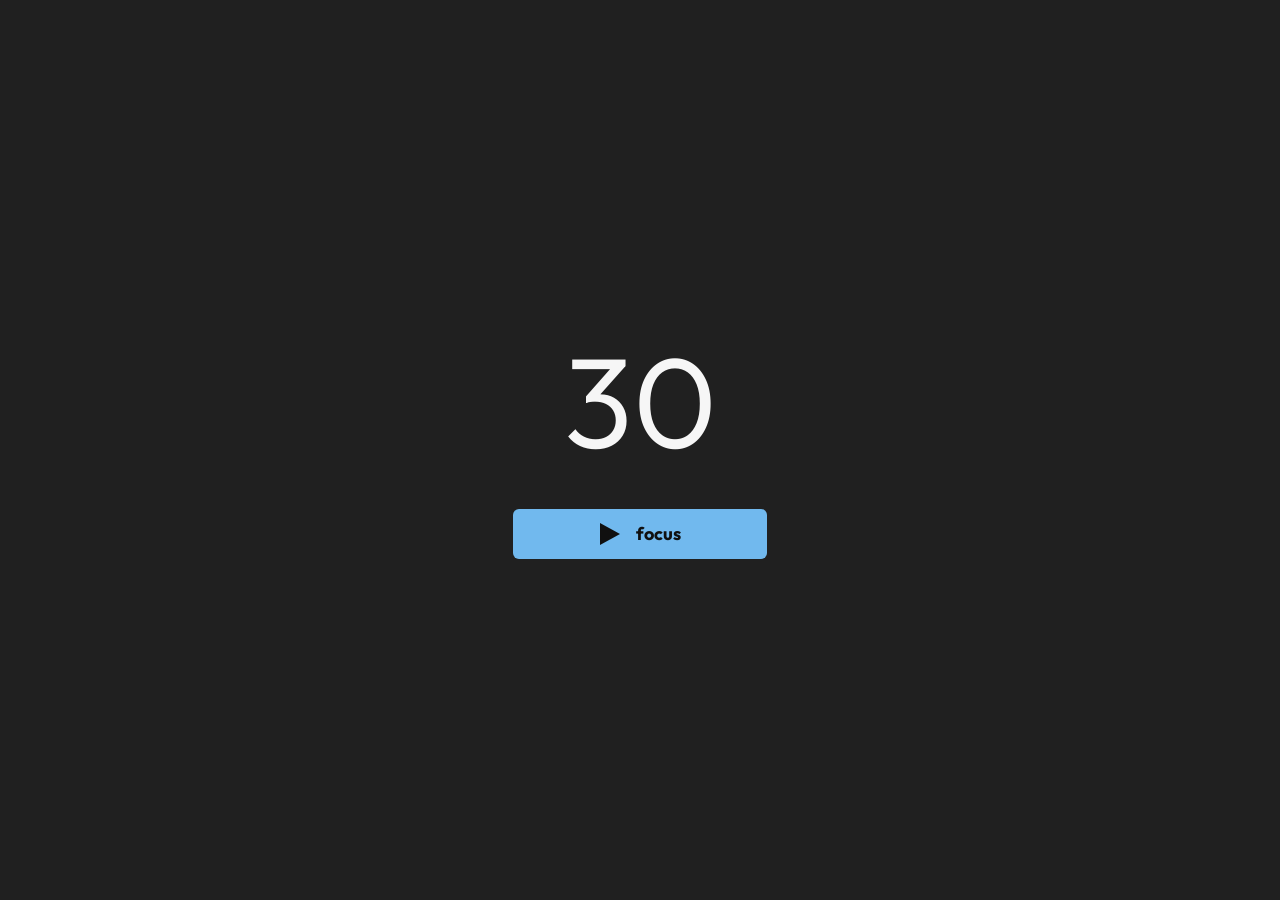
<file: index.html>
<!DOCTYPE html>
<html lang="en">
<head>
  <meta charset="UTF-8">
  <meta name="viewport" content="width=device-width, initial-scale=1.0">
  <title>focus</title>
  <link rel="icon" href="assets/favicon.svg" type="image/svg+xml">
  <link rel="preconnect" href="https://fonts.googleapis.com">
  <link rel="preconnect" href="https://fonts.gstatic.com" crossorigin>
  <link href="https://fonts.googleapis.com/css2?family=Outfit:wght@300;400;500;600;700&display=swap" rel="stylesheet">
  <link rel="stylesheet" href="styles.css">
  <script src="script.js" defer></script>
</head>
<body>
  <main class="app-shell" aria-label="Pomodoro focus app">
    <div class="top-row timer-only">
      <section class="focus-card" aria-label="Focus session">
        <div class="focus-content">
          <div class="duration-picker" aria-label="Focus session duration">
            <div class="duration-value">
              <input class="minutes" id="durationMinutes" type="number" min="1" max="180" step="1" value="30" aria-label="Focus duration in minutes">
            </div>
          </div>

          <button class="start-button" id="startButton">
            <span class="play-icon" aria-hidden="true"></span>
            <span>focus</span>
          </button>

          <div class="session-panel" id="sessionPanel" hidden>
            <div class="session-sphere" aria-hidden="true">
              <canvas id="sessionSphere" width="260" height="260"></canvas>
            </div>
          </div>
        </div>
      </section>
    </div>
  </main>
</body>
</html>
</file>
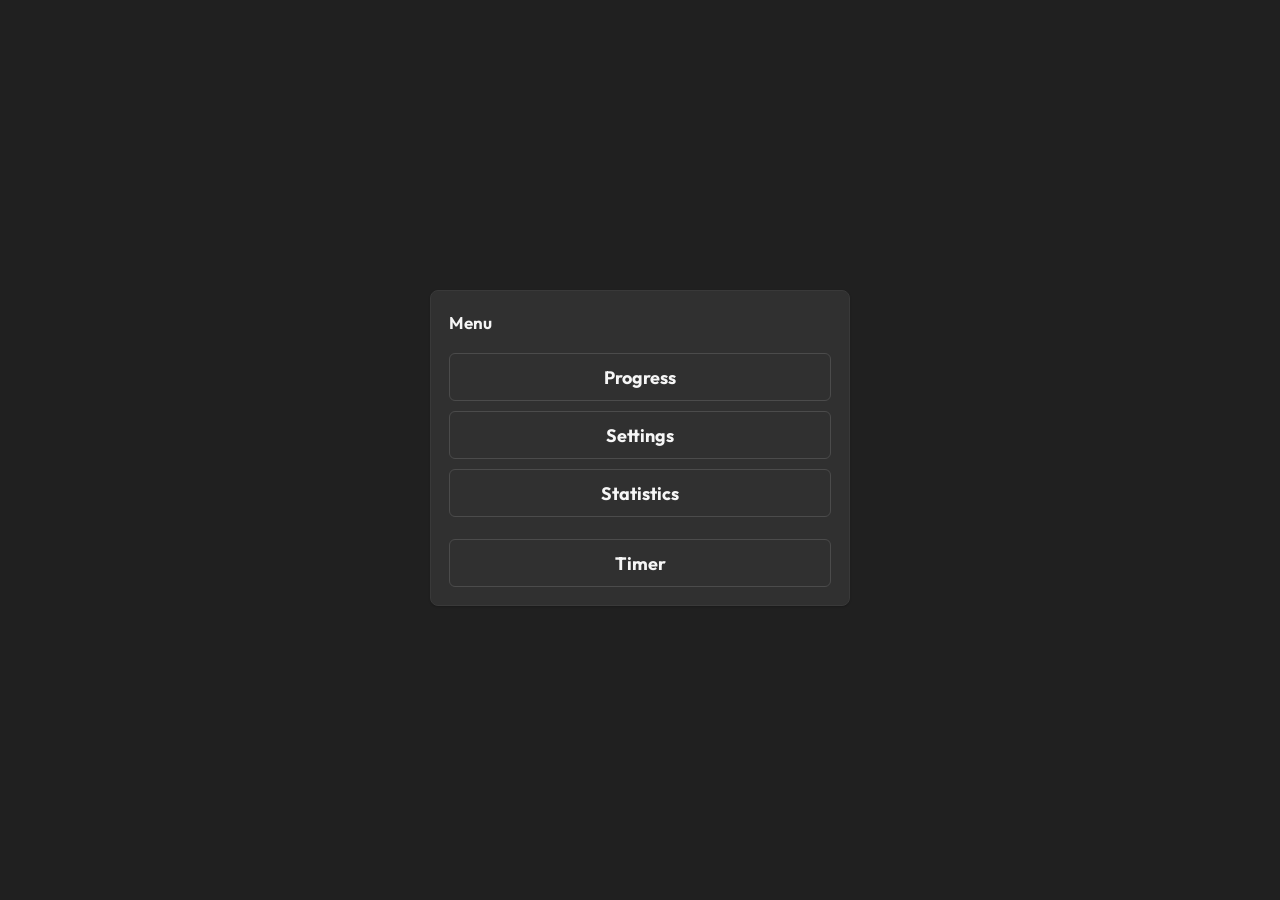
<file: menu.html>
<!DOCTYPE html>
<html lang="en">
<head>
  <meta charset="UTF-8">
  <meta name="viewport" content="width=device-width, initial-scale=1.0">
  <title>Clock Menu</title>
  <link rel="icon" href="assets/favicon.svg" type="image/svg+xml">
  <link rel="preconnect" href="https://fonts.googleapis.com">
  <link rel="preconnect" href="https://fonts.gstatic.com" crossorigin>
  <link href="https://fonts.googleapis.com/css2?family=Outfit:wght@300;400;500;600;700&display=swap" rel="stylesheet">
  <link rel="stylesheet" href="styles.css">
  <script src="script.js" defer></script>
</head>
<body>
  <main class="app-shell" aria-label="Pomodoro menu">
    <section class="menu-card" aria-labelledby="menu-heading">
      <div class="section-header">
        <h1 id="menu-heading">Menu</h1>
      </div>

      <nav class="menu-actions" aria-label="App pages">
        <a class="nav-button menu-button" href="progress.html">Progress</a>
        <a class="nav-button menu-button" href="settings.html">Settings</a>
        <a class="nav-button menu-button" href="stats.html">Statistics</a>
        <a class="nav-button menu-button timer-menu-button" href="index.html">Timer</a>
      </nav>
    </section>
  </main>
</body>
</html>
</file>
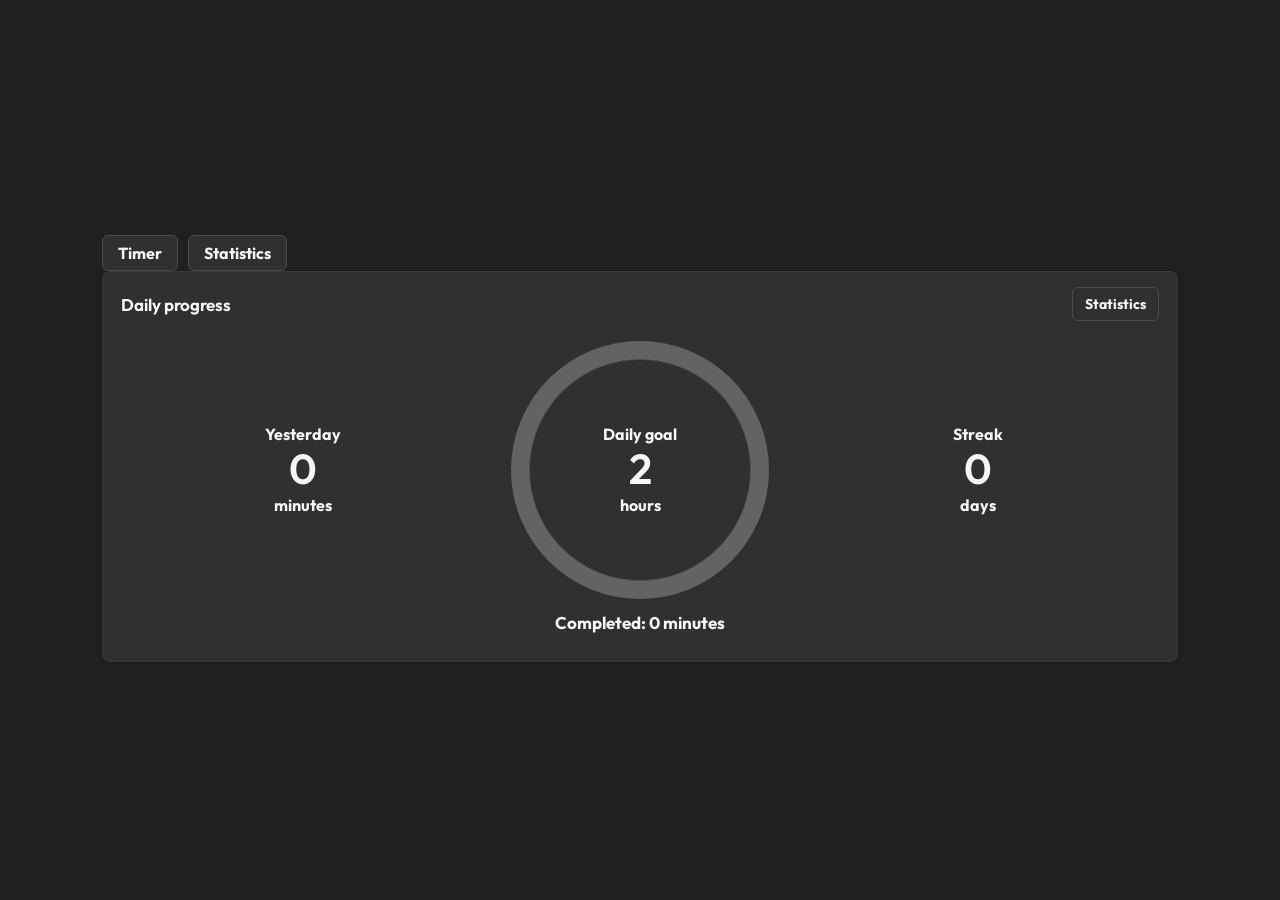
<file: progress.html>
<!DOCTYPE html>
<html lang="en">
<head>
  <meta charset="UTF-8">
  <meta name="viewport" content="width=device-width, initial-scale=1.0">
  <title>Clock Daily Progress</title>
  <link rel="icon" href="assets/favicon.svg" type="image/svg+xml">
  <link rel="preconnect" href="https://fonts.googleapis.com">
  <link rel="preconnect" href="https://fonts.gstatic.com" crossorigin>
  <link href="https://fonts.googleapis.com/css2?family=Outfit:wght@300;400;500;600;700&display=swap" rel="stylesheet">
  <link rel="stylesheet" href="styles.css">
  <script src="script.js" defer></script>
</head>
<body>
  <main class="app-shell" aria-label="Pomodoro daily progress">
    <nav class="page-nav" aria-label="App pages">
      <a class="nav-button" href="index.html">Timer</a>
      <a class="nav-button" href="stats.html">Statistics</a>
    </nav>

    <section class="progress-card progress-page-card" aria-labelledby="progress-heading">
      <div class="section-header">
        <h1 id="progress-heading">Daily progress</h1>
        <a class="nav-button stats-nav-button" href="stats.html">Statistics</a>
      </div>

      <div class="progress-layout">
        <article class="stat">
          <span class="stat-label">Yesterday</span>
          <strong id="yesterdayMinutes">0</strong>
          <span class="stat-unit">minutes</span>
        </article>

        <article class="progress-ring" id="progressRing" aria-label="Daily goal is 2 hours, 0 minutes completed">
          <div class="ring" id="ringGraphic"></div>
          <div class="ring-center">
            <span>Daily goal</span>
            <strong id="goalAmount">2</strong>
            <span id="goalUnit">hours</span>
          </div>
        </article>

        <article class="stat">
          <span class="stat-label">Streak</span>
          <strong id="streakDays">0</strong>
          <span class="stat-unit">days</span>
        </article>
      </div>

      <p class="completed" id="completedText">Completed: 0 minutes</p>
    </section>
  </main>
</body>
</html>
</file>
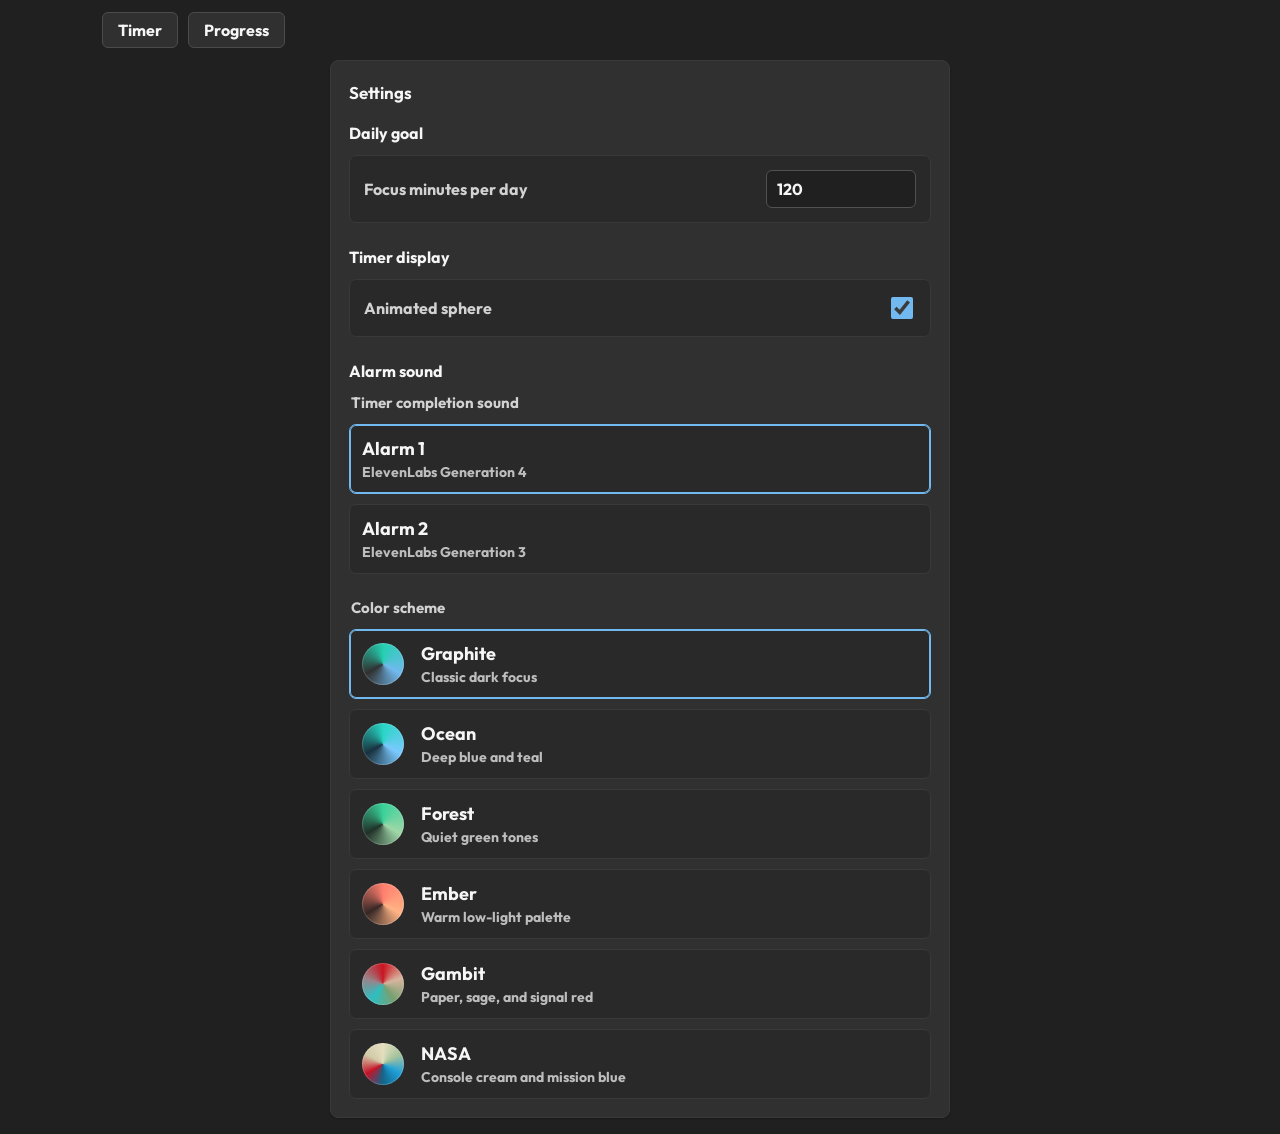
<file: settings.html>
<!DOCTYPE html>
<html lang="en">
<head>
  <meta charset="UTF-8">
  <meta name="viewport" content="width=device-width, initial-scale=1.0">
  <title>Clock Settings</title>
  <link rel="icon" href="assets/favicon.svg" type="image/svg+xml">
  <link rel="preconnect" href="https://fonts.googleapis.com">
  <link rel="preconnect" href="https://fonts.gstatic.com" crossorigin>
  <link href="https://fonts.googleapis.com/css2?family=Outfit:wght@300;400;500;600;700&display=swap" rel="stylesheet">
  <link rel="stylesheet" href="styles.css">
  <script src="script.js" defer></script>
</head>
<body>
  <main class="app-shell" aria-label="Pomodoro settings">
    <nav class="page-nav" aria-label="App pages">
      <a class="nav-button" href="index.html">Timer</a>
      <a class="nav-button" href="progress.html">Progress</a>
    </nav>

    <section class="settings-card" aria-labelledby="settings-heading">
      <div class="section-header">
        <h1 id="settings-heading">Settings</h1>
      </div>

      <section class="settings-group" aria-labelledby="goal-heading">
        <h2 id="goal-heading">Daily goal</h2>
        <label class="goal-setting">
          <span>Focus minutes per day</span>
          <input type="number" id="goalMinutesInput" min="15" max="720" step="15">
        </label>
      </section>

      <section class="settings-group" aria-labelledby="display-heading">
        <h2 id="display-heading">Timer display</h2>
        <label class="toggle-setting">
          <span>Animated sphere</span>
          <input type="checkbox" id="sphereEnabledInput">
        </label>
      </section>

      <section class="settings-group" aria-labelledby="alarm-heading">
        <h2 id="alarm-heading">Alarm sound</h2>
        <fieldset class="alarm-options" id="alarmOptions">
          <legend>Timer completion sound</legend>

          <label class="alarm-choice">
            <input type="radio" name="alarmSound" value="alarm-1">
            <span>
              <strong>Alarm 1</strong>
              <small>ElevenLabs Generation 4</small>
            </span>
          </label>

          <label class="alarm-choice">
            <input type="radio" name="alarmSound" value="alarm-2">
            <span>
              <strong>Alarm 2</strong>
              <small>ElevenLabs Generation 3</small>
            </span>
          </label>
        </fieldset>
      </section>

      <fieldset class="theme-options" id="themeOptions">
        <legend>Color scheme</legend>

        <label class="theme-choice theme-graphite">
          <input type="radio" name="theme" value="graphite">
          <span class="theme-swatch" aria-hidden="true"></span>
          <span>
            <strong>Graphite</strong>
            <small>Classic dark focus</small>
          </span>
        </label>

        <label class="theme-choice theme-ocean">
          <input type="radio" name="theme" value="ocean">
          <span class="theme-swatch" aria-hidden="true"></span>
          <span>
            <strong>Ocean</strong>
            <small>Deep blue and teal</small>
          </span>
        </label>

        <label class="theme-choice theme-forest">
          <input type="radio" name="theme" value="forest">
          <span class="theme-swatch" aria-hidden="true"></span>
          <span>
            <strong>Forest</strong>
            <small>Quiet green tones</small>
          </span>
        </label>

        <label class="theme-choice theme-ember">
          <input type="radio" name="theme" value="ember">
          <span class="theme-swatch" aria-hidden="true"></span>
          <span>
            <strong>Ember</strong>
            <small>Warm low-light palette</small>
          </span>
        </label>

        <label class="theme-choice theme-archive">
          <input type="radio" name="theme" value="archive">
          <span class="theme-swatch" aria-hidden="true"></span>
          <span>
            <strong>Gambit</strong>
            <small>Paper, sage, and signal red</small>
          </span>
        </label>

        <label class="theme-choice theme-nasa">
          <input type="radio" name="theme" value="nasa">
          <span class="theme-swatch" aria-hidden="true"></span>
          <span>
            <strong>NASA</strong>
            <small>Console cream and mission blue</small>
          </span>
        </label>
      </fieldset>
    </section>
  </main>
</body>
</html>
</file>
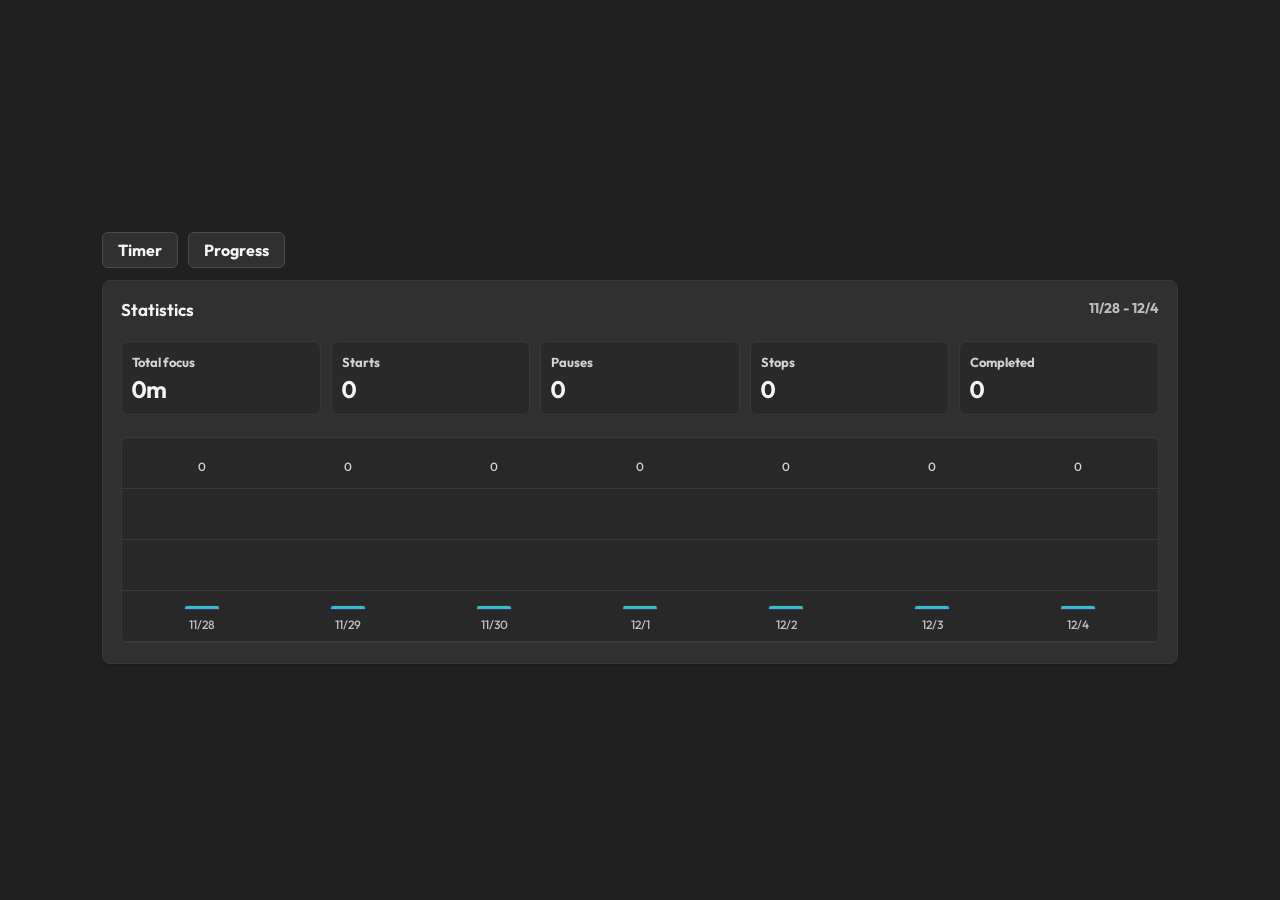
<file: stats.html>
<!DOCTYPE html>
<html lang="en">
<head>
  <meta charset="UTF-8">
  <meta name="viewport" content="width=device-width, initial-scale=1.0">
  <title>Clock Statistics</title>
  <link rel="icon" href="assets/favicon.svg" type="image/svg+xml">
  <link rel="preconnect" href="https://fonts.googleapis.com">
  <link rel="preconnect" href="https://fonts.gstatic.com" crossorigin>
  <link href="https://fonts.googleapis.com/css2?family=Outfit:wght@300;400;500;600;700&display=swap" rel="stylesheet">
  <link rel="stylesheet" href="styles.css">
  <script src="script.js" defer></script>
</head>
<body>
  <main class="app-shell" aria-label="Pomodoro statistics">
    <nav class="page-nav" aria-label="App pages">
      <a class="nav-button" href="index.html">Timer</a>
      <a class="nav-button" href="progress.html">Progress</a>
    </nav>

    <section class="stats-card stats-page-card" aria-labelledby="stats-heading">
      <div class="section-header">
        <h1 id="stats-heading">Statistics</h1>
        <span class="stats-range" id="chartRange">Last 7 days</span>
      </div>

      <div class="stats-grid" aria-label="All-time focus statistics">
        <article class="mini-stat">
          <span>Total focus</span>
          <strong id="totalHours">0h</strong>
        </article>
        <article class="mini-stat">
          <span>Starts</span>
          <strong id="totalStarts">0</strong>
        </article>
        <article class="mini-stat">
          <span>Pauses</span>
          <strong id="totalPauses">0</strong>
        </article>
        <article class="mini-stat">
          <span>Stops</span>
          <strong id="totalStops">0</strong>
        </article>
        <article class="mini-stat">
          <span>Completed</span>
          <strong id="totalCompleted">0</strong>
        </article>
      </div>

      <div class="chart-wrap">
        <div class="chart-bars" id="chartBars" aria-label="Focus time per day"></div>
      </div>
    </section>
  </main>
</body>
</html>
</file>
<file: styles.css>
:root {
  color-scheme: dark;
  --page: #202020;
  --surface: #303030;
  --surface-raised: #3b3b3b;
  --surface-hover: #454545;
  --line: #4b4b4b;
  --line-soft: #393939;
  --text: #f6f6f6;
  --muted: #d2d2d2;
  --soft-text: #bdbdbd;
  --accent: #71b9ee;
  --accent-hover: #8ac7f2;
  --accent-strong: #24d0b0;
  --accent-blue: #4aa6f6;
  --ready-green: #39d98a;
  --button-text: #101010;
  --nav-surface: #303030;
  --control: #3d3d3d;
  --control-border: #515151;
  --track: #202020;
  --ring-track: #636363;
  --chart-surface: #282828;
  --mini-surface: #292929;
  --shadow: 0 10px 26px rgb(0 0 0 / 0.2);
  --radius: 8px;
}

:root[data-theme="ocean"] {
  --page: #0e1c26;
  --surface: #18313e;
  --surface-raised: #213f4f;
  --surface-hover: #294f61;
  --line: #365967;
  --line-soft: #284754;
  --text: #f4fbff;
  --muted: #c5dbe4;
  --soft-text: #a9c5d0;
  --accent: #7bc9ff;
  --accent-hover: #9bd8ff;
  --accent-strong: #28d5c4;
  --accent-blue: #5cb8ff;
  --nav-surface: #18313e;
  --control: #203b48;
  --control-border: #3b6070;
  --track: #0b1720;
  --ring-track: #46616a;
  --chart-surface: #142934;
  --mini-surface: #142934;
}

:root[data-theme="forest"] {
  --page: #121e18;
  --surface: #203128;
  --surface-raised: #2b4336;
  --surface-hover: #345241;
  --line: #435d4e;
  --line-soft: #30483b;
  --text: #f5fbf7;
  --muted: #c9dbd0;
  --soft-text: #aec4b6;
  --accent: #9fd7a8;
  --accent-hover: #b6e4bd;
  --accent-strong: #39d19a;
  --accent-blue: #69bf9e;
  --nav-surface: #203128;
  --control: #293d32;
  --control-border: #466150;
  --track: #0d1712;
  --ring-track: #526257;
  --chart-surface: #1a2a22;
  --mini-surface: #1a2a22;
}

:root[data-theme="ember"] {
  --page: #241918;
  --surface: #352725;
  --surface-raised: #463330;
  --surface-hover: #56413d;
  --line: #654d48;
  --line-soft: #453633;
  --text: #fff7f4;
  --muted: #e3cbc4;
  --soft-text: #cfb3aa;
  --accent: #ffb385;
  --accent-hover: #ffc39e;
  --accent-strong: #ff7f6e;
  --accent-blue: #e8a16f;
  --nav-surface: #352725;
  --control: #42302d;
  --control-border: #674e48;
  --track: #1a1110;
  --ring-track: #66504b;
  --chart-surface: #2d211f;
  --mini-surface: #2d211f;
}

:root[data-theme="archive"] {
  color-scheme: light;
  --page: #c8c1a8;
  --surface: #b9b39b;
  --surface-raised: #9f9987;
  --surface-hover: #d6b8a4;
  --line: #8d8673;
  --line-soft: #aaa38d;
  --text: #343832;
  --muted: #5d6157;
  --soft-text: #797468;
  --accent: #d7b59f;
  --accent-hover: #e1c6b4;
  --accent-strong: #c91420;
  --accent-blue: #2cbfc2;
  --button-text: #24251f;
  --nav-surface: #9d9785;
  --control: #aaa38d;
  --control-border: #89836f;
  --track: #8f8976;
  --ring-track: #9f9987;
  --chart-surface: #aca58e;
  --mini-surface: #a59f8a;
}

:root[data-theme="nasa"] {
  color-scheme: light;
  --page: #cfd7bd;
  --surface: #e4dfbf;
  --surface-raised: #c1c9aa;
  --surface-hover: #d5d1ba;
  --line: #8f927d;
  --line-soft: #b9b392;
  --text: #242820;
  --muted: #4f5348;
  --soft-text: #6e7164;
  --accent: #1f9fd8;
  --accent-hover: #43b6e8;
  --accent-strong: #c41428;
  --accent-blue: #12668b;
  --button-text: #10140f;
  --nav-surface: #b8c7a5;
  --control: #d1caa8;
  --control-border: #8e8b78;
  --track: #9da58f;
  --ring-track: #aeb69c;
  --chart-surface: #d6d0ad;
  --mini-surface: #d2cca9;
}

* {
  box-sizing: border-box;
}

html {
  min-height: 100%;
  background: var(--page);
}

body {
  min-height: 100vh;
  margin: 0;
  color: var(--text);
  background: var(--page);
  font-family: "Outfit", system-ui, -apple-system, BlinkMacSystemFont, "Segoe UI", sans-serif;
  font-weight: 700;
}

button,
input {
  font: inherit;
}

button {
  border: 0;
}

[hidden] {
  display: none !important;
}

button:disabled,
input:disabled {
  cursor: not-allowed;
  opacity: 0.55;
}

input[type="number"] {
  appearance: textfield;
  -moz-appearance: textfield;
}

input[type="number"]::-webkit-outer-spin-button,
input[type="number"]::-webkit-inner-spin-button {
  appearance: none;
  margin: 0;
}

.app-shell {
  width: min(1100px, 100%);
  min-height: 100vh;
  margin: 0 auto;
  background: transparent;
  overflow: hidden;
  display: flex;
  flex-direction: column;
  justify-content: center;
}

.page-nav {
  display: flex;
  justify-content: flex-start;
  gap: 10px;
  padding: 12px 12px 0;
}

.nav-button {
  min-height: 36px;
  display: inline-flex;
  align-items: center;
  justify-content: center;
  padding: 7px 15px;
  color: var(--text);
  background: var(--nav-surface);
  border: 1px solid var(--line);
  border-radius: 6px;
  text-decoration: none;
}

.nav-button:hover {
  background: var(--surface-hover);
}

.nav-button:focus-visible {
  outline: 2px solid #ffffff;
  outline-offset: 2px;
}

.top-row {
  width: 100%;
  display: grid;
  grid-template-columns: minmax(330px, 0.9fr) minmax(520px, 1.1fr);
  gap: 16px;
  align-items: stretch;
  padding: 0 12px;
}

.top-row.timer-only {
  grid-template-columns: minmax(330px, 570px);
  justify-content: center;
}

.icon-button {
  width: 38px;
  height: 38px;
  display: inline-grid;
  place-items: center;
  color: var(--text);
  background: transparent;
  border-radius: 6px;
  cursor: pointer;
}

.icon-button:hover {
  background: rgb(255 255 255 / 0.08);
}

.focus-card,
.progress-card,
.stats-card,
.settings-card,
.menu-card {
  margin: 0 0 16px;
  background: var(--surface);
  border: 1px solid var(--line-soft);
  border-radius: var(--radius);
  box-shadow: 0 1px 2px rgb(0 0 0 / 0.2);
}

.focus-card {
  position: relative;
  min-height: 388px;
  padding: 42px 28px 48px;
  display: grid;
  align-items: center;
  background: transparent;
  border: 0;
  box-shadow: none;
}

.focus-content {
  max-width: 570px;
  margin: 0 auto;
  display: grid;
  justify-items: center;
  text-align: center;
}

h1,
h2,
p {
  margin: 0;
}

h1 {
  margin-top: 4px;
  font-size: clamp(23px, 4vw, 26px);
  line-height: 1.25;
  font-weight: 650;
}

.duration-picker {
  width: 100%;
  display: grid;
  grid-template-columns: 1fr;
  margin: 0 auto 28px;
  overflow: visible;
  background: transparent;
  border-radius: 0;
  border-bottom: 0;
}

.duration-picker.is-timing {
  width: 100%;
  height: auto;
  grid-template-columns: 1fr;
  margin-bottom: 0;
  overflow: visible;
  background: transparent;
  border-bottom: 0;
  border-radius: 0;
  order: 2;
}

.duration-value {
  display: grid;
  place-content: center;
  border-right: 0;
}

.minutes {
  width: 100%;
  padding: 0;
  color: var(--text);
  background: transparent;
  border: 0;
  outline: 0;
  font-size: 128px;
  line-height: 0.95;
  font-weight: 350;
  text-align: center;
}

.minutes:focus {
  color: var(--accent);
}

.duration-picker.is-timing .minutes {
  font-size: 126px;
  font-variant-numeric: tabular-nums;
  pointer-events: none;
}

.start-button {
  display: inline-flex;
  align-items: center;
  justify-content: center;
  gap: 16px;
  min-height: 50px;
  min-width: 254px;
  padding: 12px 24px;
  color: var(--button-text);
  background: var(--accent);
  border-radius: 6px;
  cursor: pointer;
  font-size: 18px;
}

.start-button:hover {
  background: var(--accent-hover);
}

.start-button.is-ready {
  color: var(--ready-green);
  background: var(--surface-raised);
  box-shadow: inset 0 0 0 1px var(--ready-green);
}

.start-button.is-ready:hover {
  background: var(--surface-hover);
}

.start-button:focus-visible,
.icon-button:focus-visible {
  outline: 2px solid #ffffff;
  outline-offset: 2px;
}

.play-icon {
  width: 0;
  height: 0;
  border-block: 11px solid transparent;
  border-left: 20px solid currentColor;
}

.session-panel {
  width: 100%;
  margin: 0 auto;
  display: grid;
  justify-items: center;
  order: 1;
}

.session-sphere {
  width: min(86vw, 560px);
  aspect-ratio: 1;
  margin: 0 auto 20px;
  display: grid;
  place-items: center;
  overflow: visible;
}

.session-sphere canvas {
  width: 100%;
  height: 100%;
  display: block;
}

.section-header h1,
.section-header h2 {
  font-size: 17px;
  line-height: 1.2;
  font-weight: 650;
}

.progress-card {
  min-height: 388px;
  padding: 15px 18px 28px;
}

.progress-page-card {
  margin: 0 12px 16px;
}

.stats-card {
  padding: 15px 18px 20px;
  margin: 0 12px 16px;
}

.stats-page-card {
  margin-top: 12px;
}

.settings-card {
  width: min(620px, calc(100% - 24px));
  margin: 12px auto 16px;
  padding: 18px;
}

.menu-card {
  width: min(420px, calc(100% - 24px));
  margin: 12px auto 16px;
  padding: 18px;
}

.menu-actions {
  display: grid;
  gap: 10px;
}

.menu-button {
  min-height: 48px;
  font-size: 18px;
}

.timer-menu-button {
  margin-top: 12px;
}

.settings-group {
  margin-bottom: 24px;
}

.settings-group h2 {
  margin-bottom: 12px;
  font-size: 16px;
}

.goal-setting,
.toggle-setting {
  display: grid;
  grid-template-columns: 1fr 150px;
  align-items: center;
  gap: 14px;
  padding: 14px;
  background: var(--mini-surface);
  border: 1px solid var(--line-soft);
  border-radius: 7px;
}

.toggle-setting {
  grid-template-columns: 1fr auto;
}

.goal-setting span,
.toggle-setting span {
  color: var(--muted);
}

.goal-setting input {
  width: 100%;
  min-height: 38px;
  padding: 7px 10px;
  color: var(--text);
  background: var(--track);
  border: 1px solid var(--control-border);
  border-radius: 6px;
}

.toggle-setting input {
  width: 22px;
  height: 22px;
  accent-color: var(--accent);
}

.goal-setting input:focus,
.toggle-setting input:focus-visible {
  outline: 2px solid var(--accent);
  outline-offset: 2px;
}

.section-header {
  display: flex;
  align-items: center;
  justify-content: space-between;
  margin-bottom: 20px;
}

.progress-card .nav-button {
  min-height: 34px;
  padding: 6px 12px;
  font-size: 14px;
}

.progress-layout {
  display: grid;
  grid-template-columns: minmax(105px, 1fr) minmax(220px, 260px) minmax(105px, 1fr);
  align-items: center;
  gap: 26px;
}

.stat {
  display: grid;
  justify-items: center;
  align-content: center;
  gap: 2px;
  min-width: 0;
  text-align: center;
}

.stat-label,
.stat-unit,
.ring-center span {
  font-size: 16px;
}

.stat strong,
.ring-center strong {
  display: block;
  font-size: 42px;
  line-height: 1.1;
  font-weight: 600;
}

.progress-ring {
  position: relative;
  width: 258px;
  max-width: 100%;
  aspect-ratio: 1;
  display: grid;
  place-items: center;
  justify-self: center;
}

.ring {
  --progress: 0%;
  position: absolute;
  inset: 0;
  border-radius: 50%;
  background:
    radial-gradient(circle, var(--surface) 0 60%, transparent 61%),
    conic-gradient(from -5deg, var(--accent-strong) 0 var(--progress), var(--ring-track) var(--progress) 100%);
}

.ring-center {
  position: relative;
  z-index: 1;
  display: grid;
  justify-items: center;
  gap: 2px;
  text-align: center;
}

.completed {
  margin-top: 13px;
  text-align: center;
  font-size: 17px;
}

.stats-range {
  color: var(--soft-text);
  font-size: 14px;
}

.stats-grid {
  display: grid;
  grid-template-columns: repeat(5, 1fr);
  gap: 10px;
  margin-bottom: 22px;
}

.mini-stat {
  min-width: 0;
  padding: 12px 10px;
  background: var(--mini-surface);
  border: 1px solid var(--line-soft);
  border-radius: 7px;
}

.mini-stat span {
  display: block;
  overflow: hidden;
  color: var(--muted);
  font-size: 13px;
  text-overflow: ellipsis;
  white-space: nowrap;
}

.mini-stat strong {
  display: block;
  margin-top: 6px;
  font-size: 24px;
  line-height: 1.1;
  font-weight: 650;
  font-variant-numeric: tabular-nums;
}

.chart-wrap {
  min-height: 205px;
  padding: 14px 12px 10px;
  background:
    linear-gradient(to top, rgb(255 255 255 / 0.08) 1px, transparent 1px) 0 0 / 100% 25%,
    var(--chart-surface);
  border: 1px solid var(--line-soft);
  border-radius: 7px;
}

.chart-bars {
  height: 180px;
  display: grid;
  grid-template-columns: repeat(7, minmax(32px, 1fr));
  align-items: end;
  gap: 10px;
}

.chart-day {
  height: 100%;
  min-width: 0;
  display: grid;
  grid-template-rows: 22px 1fr 18px;
  justify-items: center;
  align-items: end;
  gap: 5px;
}

.chart-day strong,
.chart-day small {
  overflow: hidden;
  max-width: 100%;
  color: var(--muted);
  font-size: 12px;
  font-weight: 500;
  text-overflow: ellipsis;
  white-space: nowrap;
}

.chart-day small {
  color: var(--soft-text);
}

.chart-bar {
  width: min(34px, 72%);
  min-height: 3px;
  display: block;
  background: linear-gradient(180deg, var(--accent-strong), var(--accent-blue));
  border-radius: 5px 5px 2px 2px;
  box-shadow: 0 0 0 1px rgb(255 255 255 / 0.06);
}

.theme-options,
.alarm-options {
  display: grid;
  gap: 10px;
  padding: 0;
  margin: 0;
  border: 0;
}

.theme-options legend,
.alarm-options legend {
  margin-bottom: 12px;
  color: var(--muted);
  font-size: 15px;
}

.theme-choice,
.alarm-choice {
  display: grid;
  grid-template-columns: 46px 1fr;
  align-items: center;
  gap: 13px;
  min-height: 70px;
  padding: 12px;
  background: var(--mini-surface);
  border: 1px solid var(--line-soft);
  border-radius: 7px;
  cursor: pointer;
}

.alarm-choice {
  grid-template-columns: 1fr;
}

.theme-choice:hover,
.alarm-choice:hover {
  background: var(--surface-hover);
}

.theme-choice input,
.alarm-choice input {
  position: absolute;
  width: 1px;
  height: 1px;
  clip: rect(0 0 0 0);
  clip-path: inset(50%);
  overflow: hidden;
  white-space: nowrap;
}

.theme-choice:has(input:checked),
.alarm-choice:has(input:checked) {
  border-color: var(--accent);
  box-shadow: inset 0 0 0 1px var(--accent);
}

.theme-choice:has(input:focus-visible),
.alarm-choice:has(input:focus-visible) {
  outline: 2px solid #ffffff;
  outline-offset: 2px;
}

.theme-swatch {
  width: 42px;
  height: 42px;
  border-radius: 50%;
  box-shadow: inset 0 0 0 1px rgb(255 255 255 / 0.18);
}

.theme-choice strong,
.theme-choice small,
.alarm-choice strong,
.alarm-choice small {
  display: block;
}

.theme-choice strong,
.alarm-choice strong {
  font-size: 18px;
}

.theme-choice small,
.alarm-choice small {
  margin-top: 3px;
  color: var(--soft-text);
  font-size: 14px;
}

.theme-graphite .theme-swatch {
  background: conic-gradient(#24d0b0, #71b9ee, #303030, #24d0b0);
}

.theme-ocean .theme-swatch {
  background: conic-gradient(#28d5c4, #7bc9ff, #18313e, #28d5c4);
}

.theme-forest .theme-swatch {
  background: conic-gradient(#39d19a, #9fd7a8, #203128, #39d19a);
}

.theme-ember .theme-swatch {
  background: conic-gradient(#ff7f6e, #ffb385, #352725, #ff7f6e);
}

.theme-archive .theme-swatch {
  background: conic-gradient(#c91420, #d7b59f, #79a071, #2cbfc2, #9a8388, #c91420);
}

.theme-nasa .theme-swatch {
  background: conic-gradient(#e4dfbf, #a6c39e, #1f9fd8, #12668b, #c41428, #d1caa8, #e4dfbf);
}

@media (max-width: 900px) {
  .app-shell {
    width: min(660px, 100%);
  }

  .top-row {
    grid-template-columns: 1fr;
  }
}

@media (max-width: 560px) {
  .top-row {
    padding: 0;
  }

  .focus-card {
    min-height: auto;
    padding: 36px 18px 40px;
  }

  .duration-picker {
    width: min(200px, 100%);
  }

  .progress-card {
    padding-inline: 14px;
  }

  .stats-card {
    padding-inline: 14px;
  }

  .progress-layout {
    grid-template-columns: 1fr 1fr;
    gap: 18px 12px;
  }

  .progress-ring {
    grid-column: 1 / -1;
    grid-row: 1;
    width: min(258px, 78vw);
  }

  .stat {
    min-height: 100px;
  }

  .stats-grid {
    grid-template-columns: repeat(2, 1fr);
  }

  .stats-grid .mini-stat:first-child {
    grid-column: 1 / -1;
  }

  .chart-bars {
    gap: 7px;
  }
}

@media (max-width: 360px) {
  .start-button {
    width: 100%;
    min-width: 0;
  }

  .stats-grid {
    grid-template-columns: 1fr;
  }

  .stats-grid .mini-stat:first-child {
    grid-column: auto;
  }

  .chart-bars {
    grid-template-columns: repeat(7, minmax(24px, 1fr));
    gap: 5px;
  }

  .chart-day strong,
  .chart-day small {
    font-size: 11px;
  }

}
</file>
